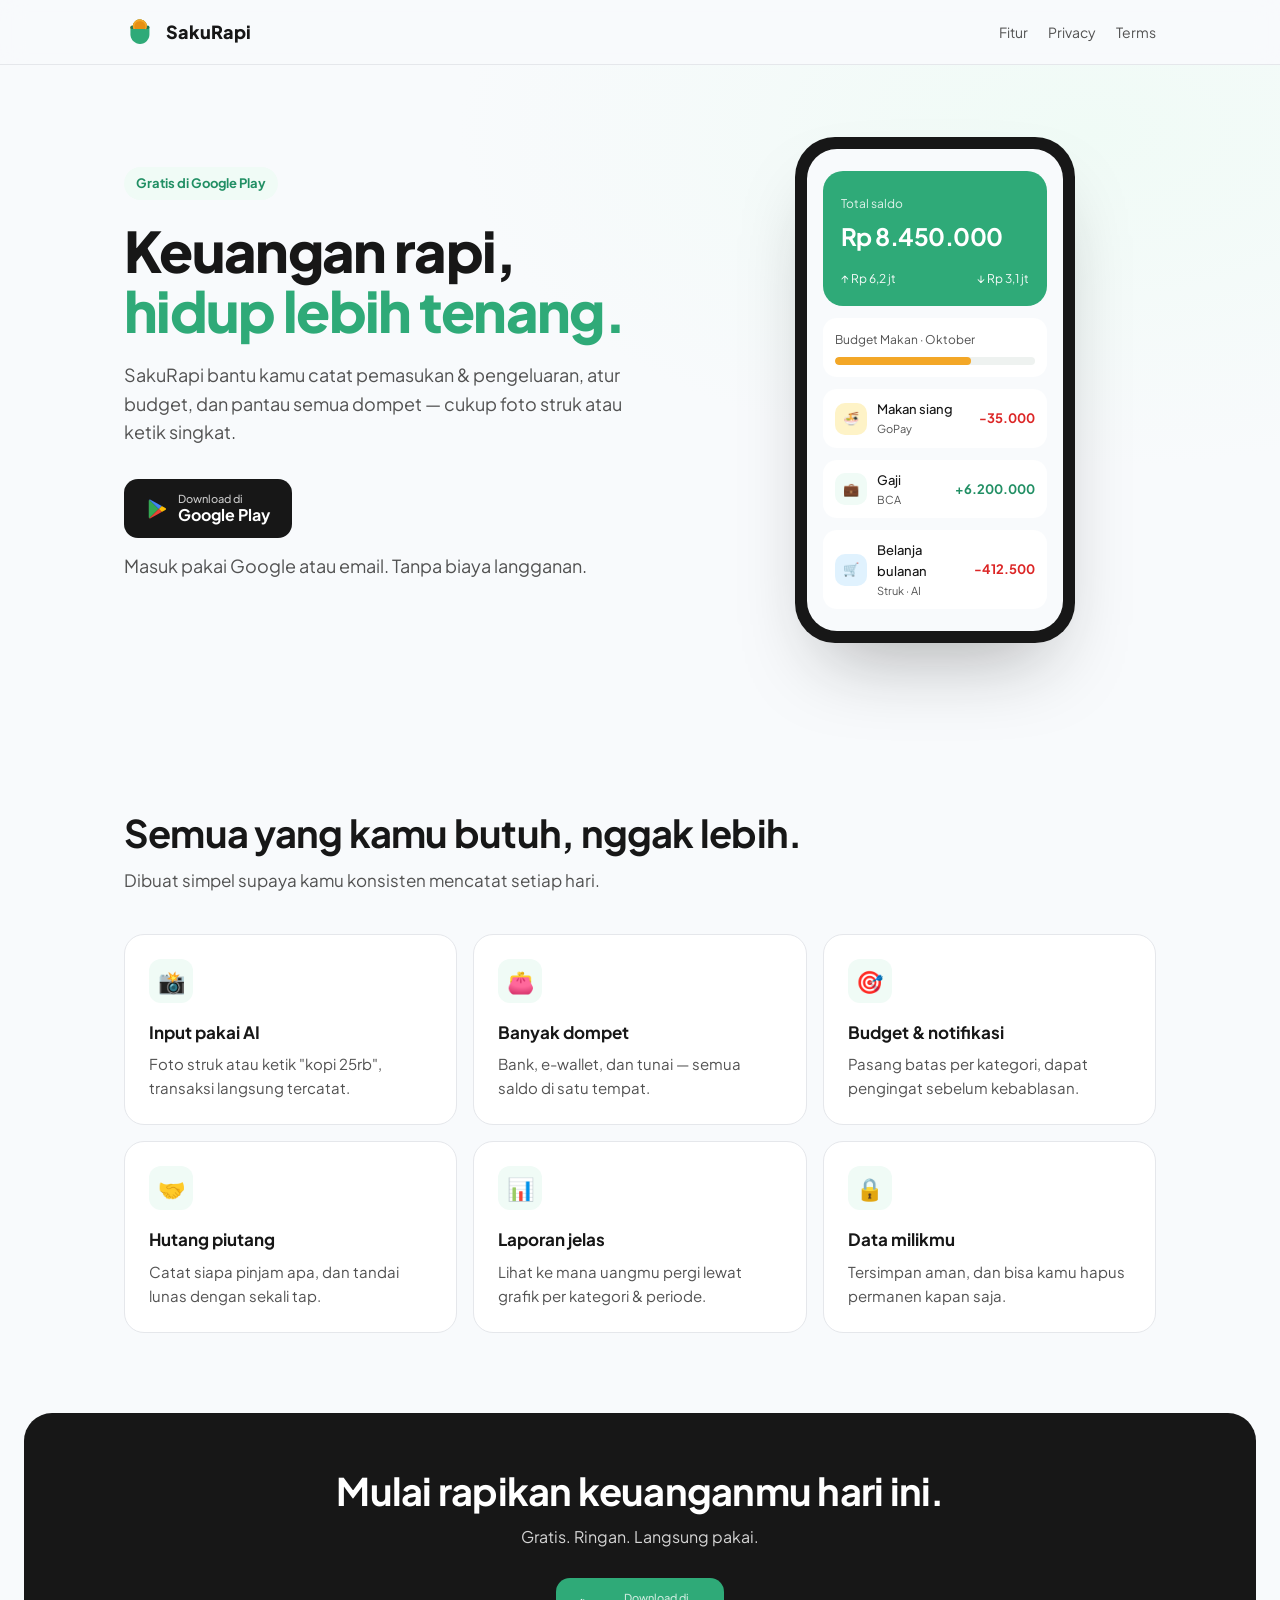
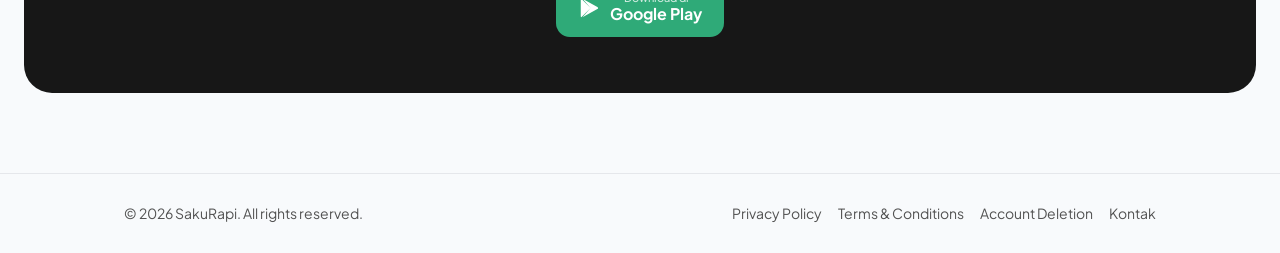
<file: index.html>
<!DOCTYPE html>
<html lang="id">
<head>
<meta charset="utf-8">
<meta name="viewport" content="width=device-width, initial-scale=1">
<title>SakuRapi — Catat Keuangan Jadi Rapi</title>
<meta name="description" content="SakuRapi bantu kamu catat pemasukan & pengeluaran, atur budget, dan pantau hutang piutang. Gratis di Google Play.">
<meta property="og:title" content="SakuRapi — Catat Keuangan Jadi Rapi">
<meta property="og:description" content="Catat transaksi pakai foto struk atau teks, atur budget, pantau semua dompet di satu tempat.">
<link rel="icon" href="logo.svg" type="image/svg+xml">
<link rel="preconnect" href="https://fonts.googleapis.com">
<link rel="preconnect" href="https://fonts.gstatic.com" crossorigin>
<link href="https://fonts.googleapis.com/css2?family=Plus+Jakarta+Sans:wght@400;500;700;800&display=swap" rel="stylesheet">
<link rel="stylesheet" href="style.css">
<style>
.hero{padding:72px 0 88px;background:radial-gradient(900px 480px at 85% 10%,var(--tint),transparent 70%)}
.hero .wrap{display:grid;grid-template-columns:1.1fr .9fr;gap:48px;align-items:center}
.pill{display:inline-block;background:var(--tint);color:var(--primary-pressed);font-weight:700;font-size:13px;padding:6px 12px;border-radius:999px;margin-bottom:20px}
.hero h1{font-size:clamp(36px,5.5vw,56px);line-height:1.08;letter-spacing:-.03em;color:var(--ink);font-weight:800;margin-bottom:20px}
.hero h1 em{font-style:normal;color:var(--primary)}
.hero p{font-size:18px;color:var(--muted);max-width:30em;margin-bottom:32px}
.cta-note{margin-top:14px;font-size:13px;color:var(--muted)}
.phone{justify-self:center;width:280px;border-radius:40px;background:var(--ink);padding:12px;box-shadow:0 40px 80px -30px rgba(23,23,23,.35)}
.screen{background:var(--bg);border-radius:30px;padding:22px 16px;display:grid;gap:12px}
.screen .bal{background:var(--primary);color:#fff;border-radius:20px;padding:18px}
.bal small{opacity:.85;font-size:12px}
.bal b{display:block;font-size:24px;letter-spacing:-.02em;margin-top:2px}
.bal .row{display:flex;justify-content:space-between;margin-top:14px;font-size:12px;opacity:.95}
.tx{display:flex;align-items:center;gap:10px;background:#fff;border-radius:14px;padding:10px 12px;font-size:13px}
.tx i{width:32px;height:32px;border-radius:10px;display:grid;place-items:center;font-style:normal}
.tx span{flex:1;color:var(--ink);font-weight:500}
.tx span small{display:block;color:var(--muted);font-weight:400;font-size:11px}
.tx b{font-size:13px}
.out{color:#DC2626}.in{color:var(--primary-pressed)}
.budget{background:#fff;border-radius:14px;padding:12px;font-size:12px;color:var(--muted)}
.budget .bar{height:8px;border-radius:99px;background:#EEF2F0;margin-top:8px;overflow:hidden}
.budget .bar div{height:100%;width:68%;background:var(--accent);border-radius:99px}
section h2{font-size:clamp(28px,4vw,38px);letter-spacing:-.02em;color:var(--ink);line-height:1.15}
.features{padding:80px 0}
.features .lead{color:var(--muted);font-size:17px;margin:12px 0 40px;max-width:36em}
.grid{display:grid;grid-template-columns:repeat(3,1fr);gap:16px}
.card{background:var(--surface);border:1px solid var(--border);border-radius:20px;padding:24px;transition:transform .2s,box-shadow .2s}
.card:hover{transform:translateY(-4px);box-shadow:0 18px 40px -24px rgba(23,23,23,.25)}
.card .ic{width:44px;height:44px;border-radius:12px;background:var(--tint);display:grid;place-items:center;font-size:22px;margin-bottom:16px}
.card h3{font-size:17px;color:var(--ink);margin-bottom:6px}
.card p{font-size:15px;color:var(--muted)}
.band{margin:0 24px 80px;border-radius:28px;background:var(--ink);color:#fff;padding:56px 24px;text-align:center}
.band h2{color:#fff;margin-bottom:12px}
.band p{color:#D4D4D4;margin-bottom:28px}
.band .btn{background:var(--primary)}
.band .btn:hover{background:var(--primary-pressed)}
@media (max-width:860px){.hero .wrap{grid-template-columns:1fr}.grid{grid-template-columns:1fr 1fr}}
@media (max-width:560px){.grid{grid-template-columns:1fr}.hero{padding:48px 0 64px}}
@media (prefers-reduced-motion:reduce){*{transition:none!important}}
</style>
</head>
<body>
<header class="nav"><div class="wrap">
  <a class="brand" href="./"><img src="logo.svg" alt="">SakuRapi</a>
  <nav class="nav-links"><a href="#fitur">Fitur</a><a href="privacy-policy.html">Privacy</a><a href="terms.html">Terms</a></nav>
</div></header>

<main>
  <section class="hero"><div class="wrap">
    <div>
      <span class="pill">Gratis di Google Play</span>
      <h1>Keuangan rapi,<br><em>hidup lebih tenang.</em></h1>
      <p>SakuRapi bantu kamu catat pemasukan &amp; pengeluaran, atur budget, dan pantau semua dompet — cukup foto struk atau ketik singkat.</p>
      <a class="btn" href="https://play.google.com/store/apps/details?id=app.sakurapi.com" target="_blank" rel="noopener">
        <svg viewBox="0 0 24 24" aria-hidden="true"><path fill="#34A853" d="M3.6 1.8 13.8 12 3.6 22.2c-.4-.2-.6-.6-.6-1.1V2.9c0-.5.2-.9.6-1.1z"/><path fill="#FBBC04" d="m17.2 15.4-3.4-3.4 3.4-3.4 3.9 2.2c1.1.6 1.1 1.8 0 2.4z"/><path fill="#4285F4" d="M17.2 8.6 13.8 12 3.6 1.8c.3-.2.8-.2 1.3 0z"/><path fill="#EA4335" d="M17.2 15.4 4.9 22.2c-.5.3-1 .2-1.3 0L13.8 12z"/></svg>
        <span><small>Download di</small>Google Play</span>
      </a>
      <p class="cta-note">Masuk pakai Google atau email. Tanpa biaya langganan.</p>
    </div>
    <div class="phone" aria-hidden="true"><div class="screen">
      <div class="bal"><small>Total saldo</small><b>Rp 8.450.000</b>
        <div class="row"><span>↑ Rp 6,2 jt</span><span>↓ Rp 3,1 jt</span></div></div>
      <div class="budget">Budget Makan · Oktober<div class="bar"><div></div></div></div>
      <div class="tx"><i style="background:#FEF3C7">🍜</i><span>Makan siang<small>GoPay</small></span><b class="out">-35.000</b></div>
      <div class="tx"><i style="background:#F0FBF6">💼</i><span>Gaji<small>BCA</small></span><b class="in">+6.200.000</b></div>
      <div class="tx"><i style="background:#E0F2FE">🛒</i><span>Belanja bulanan<small>Struk · AI</small></span><b class="out">-412.500</b></div>
    </div></div>
  </div></section>

  <section class="features" id="fitur"><div class="wrap">
    <h2>Semua yang kamu butuh, nggak lebih.</h2>
    <p class="lead">Dibuat simpel supaya kamu konsisten mencatat setiap hari.</p>
    <div class="grid">
      <div class="card"><div class="ic">📸</div><h3>Input pakai AI</h3><p>Foto struk atau ketik "kopi 25rb", transaksi langsung tercatat.</p></div>
      <div class="card"><div class="ic">👛</div><h3>Banyak dompet</h3><p>Bank, e-wallet, dan tunai — semua saldo di satu tempat.</p></div>
      <div class="card"><div class="ic">🎯</div><h3>Budget &amp; notifikasi</h3><p>Pasang batas per kategori, dapat pengingat sebelum kebablasan.</p></div>
      <div class="card"><div class="ic">🤝</div><h3>Hutang piutang</h3><p>Catat siapa pinjam apa, dan tandai lunas dengan sekali tap.</p></div>
      <div class="card"><div class="ic">📊</div><h3>Laporan jelas</h3><p>Lihat ke mana uangmu pergi lewat grafik per kategori &amp; periode.</p></div>
      <div class="card"><div class="ic">🔒</div><h3>Data milikmu</h3><p>Tersimpan aman, dan bisa kamu hapus permanen kapan saja.</p></div>
    </div>
  </div></section>

  <section class="band">
    <h2>Mulai rapikan keuanganmu hari ini.</h2>
    <p>Gratis. Ringan. Langsung pakai.</p>
    <a class="btn" href="https://play.google.com/store/apps/details?id=app.sakurapi.com" target="_blank" rel="noopener">
      <svg viewBox="0 0 24 24" aria-hidden="true"><path fill="#fff" d="M3.6 1.8 13.8 12 3.6 22.2c-.4-.2-.6-.6-.6-1.1V2.9c0-.5.2-.9.6-1.1zm13.6 6.8 3.9 2.2c1.1.6 1.1 1.8 0 2.4l-3.9 2.2-3.4-3.4zM4.9 1.8l12.3 6.8-3.4 3.4zm0 20.4L13.8 12l3.4 3.4z"/></svg>
      <span><small>Download di</small>Google Play</span>
    </a>
  </section>
</main>

<footer class="footer"><div class="wrap">
  <span>© 2026 SakuRapi. All rights reserved.</span>
  <nav><a href="privacy-policy.html">Privacy Policy</a><a href="terms.html">Terms &amp; Conditions</a><a href="delete-policy.html">Account Deletion</a><a href="mailto:dev.sakurapi@gmail.com">Kontak</a></nav>
</div></footer>
</body>
</html>
</file>
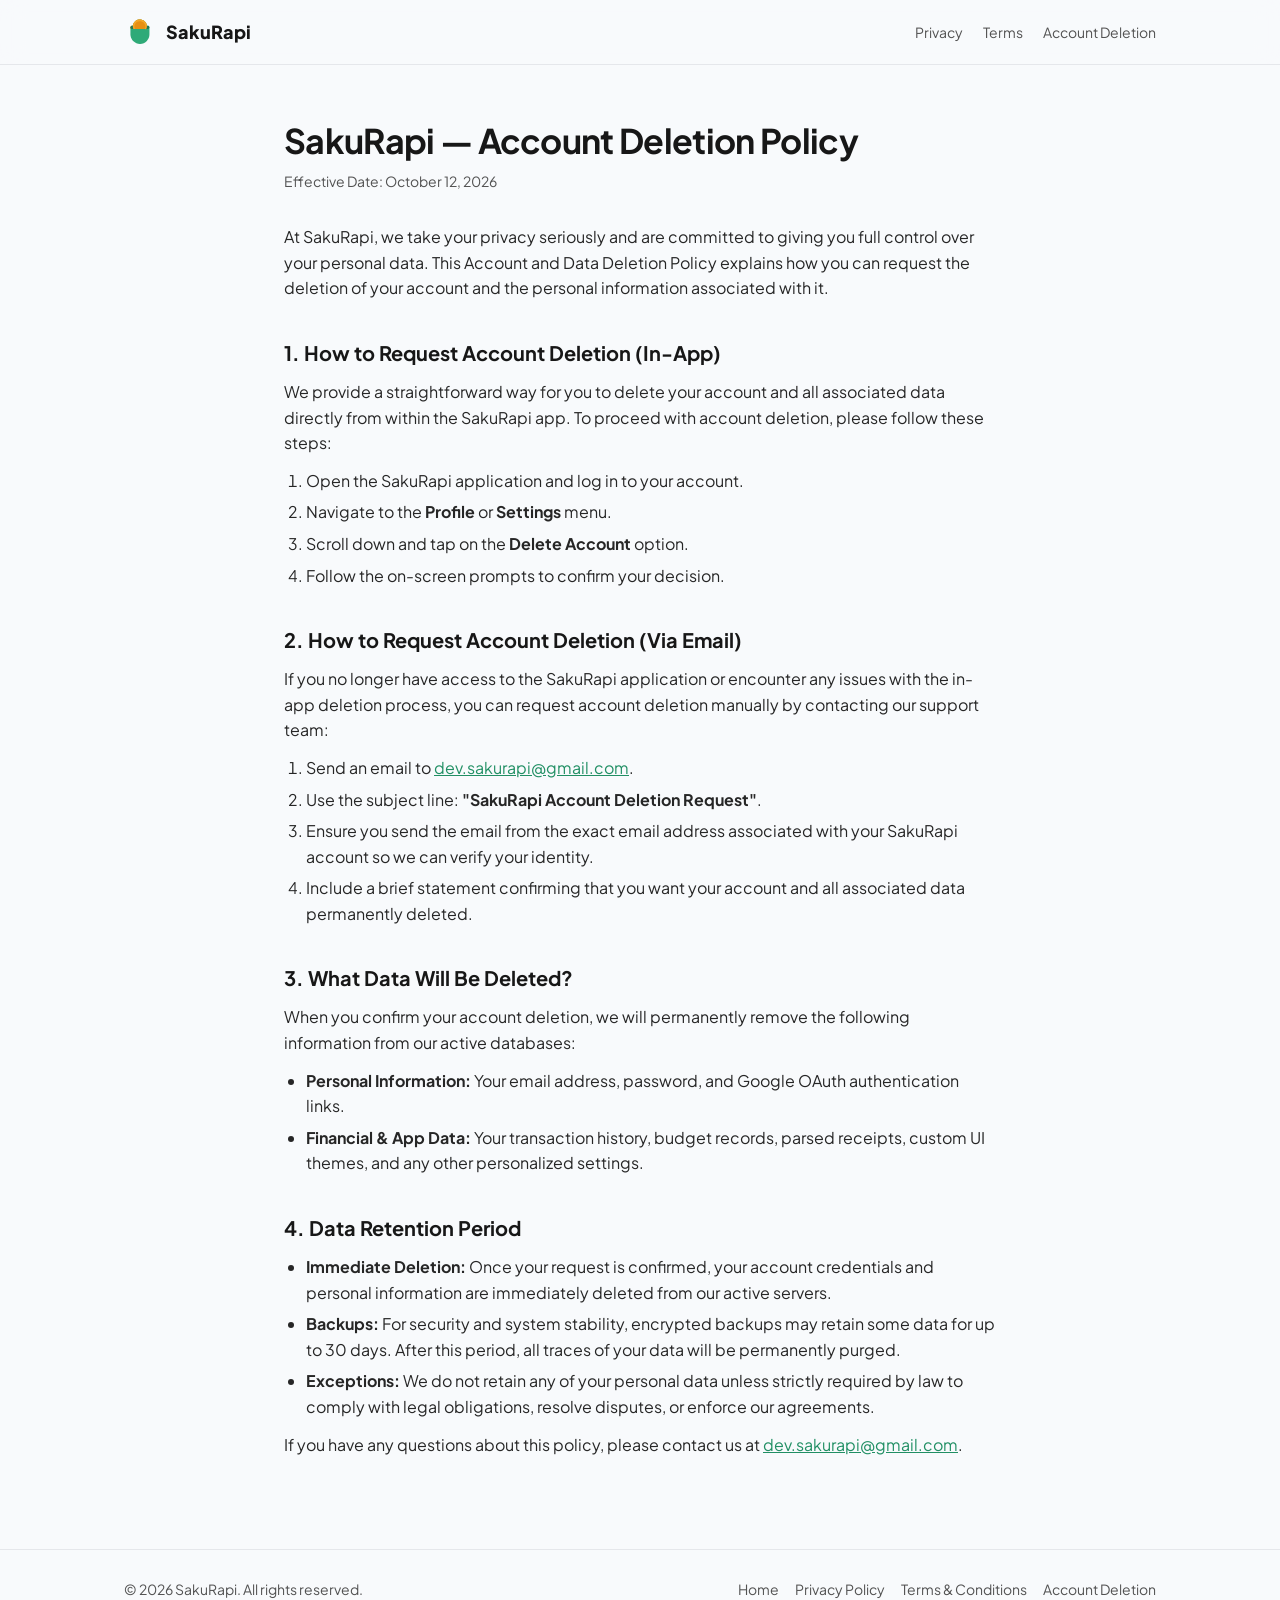
<file: delete-policy.html>
<!DOCTYPE html>
<html lang="en">
<head>
<meta charset="utf-8">
<meta name="viewport" content="width=device-width, initial-scale=1">
<title>Account Deletion Policy — SakuRapi</title>
<link rel="icon" href="logo.svg" type="image/svg+xml">
<link rel="preconnect" href="https://fonts.googleapis.com">
<link rel="preconnect" href="https://fonts.gstatic.com" crossorigin>
<link href="https://fonts.googleapis.com/css2?family=Plus+Jakarta+Sans:wght@400;500;700;800&display=swap" rel="stylesheet">
<link rel="stylesheet" href="style.css">
</head>
<body>
<header class="nav"><div class="wrap">
  <a class="brand" href="./"><img src="logo.svg" alt="">SakuRapi</a>
  <nav class="nav-links"><a href="privacy-policy.html">Privacy</a><a href="terms.html">Terms</a><a href="delete-policy.html">Account Deletion</a></nav>
</div></header>
<main class="doc">
<h1>SakuRapi — Account Deletion Policy</h1>
<p class="meta">Effective Date: October 12, 2026</p>
<p>At SakuRapi, we take your privacy seriously and are committed to giving you full control over your personal data. This Account and Data Deletion Policy explains how you can request the deletion of your account and the personal information associated with it.</p>

<h2>1. How to Request Account Deletion (In-App)</h2>
<p>We provide a straightforward way for you to delete your account and all associated data directly from within the SakuRapi app. To proceed with account deletion, please follow these steps:</p>
<ol>
  <li>Open the SakuRapi application and log in to your account.</li>
  <li>Navigate to the <strong>Profile</strong> or <strong>Settings</strong> menu.</li>
  <li>Scroll down and tap on the <strong>Delete Account</strong> option.</li>
  <li>Follow the on-screen prompts to confirm your decision.</li>
</ol>

<h2>2. How to Request Account Deletion (Via Email)</h2>
<p>If you no longer have access to the SakuRapi application or encounter any issues with the in-app deletion process, you can request account deletion manually by contacting our support team:</p>
<ol>
  <li>Send an email to <a href="mailto:dev.sakurapi@gmail.com?subject=SakuRapi%20Account%20Deletion%20Request">dev.sakurapi@gmail.com</a>.</li>
  <li>Use the subject line: <strong>"SakuRapi Account Deletion Request"</strong>.</li>
  <li>Ensure you send the email from the exact email address associated with your SakuRapi account so we can verify your identity.</li>
  <li>Include a brief statement confirming that you want your account and all associated data permanently deleted.</li>
</ol>

<h2>3. What Data Will Be Deleted?</h2>
<p>When you confirm your account deletion, we will permanently remove the following information from our active databases:</p>
<ul>
  <li><strong>Personal Information:</strong> Your email address, password, and Google OAuth authentication links.</li>
  <li><strong>Financial &amp; App Data:</strong> Your transaction history, budget records, parsed receipts, custom UI themes, and any other personalized settings.</li>
</ul>

<h2>4. Data Retention Period</h2>
<ul>
  <li><strong>Immediate Deletion:</strong> Once your request is confirmed, your account credentials and personal information are immediately deleted from our active servers.</li>
  <li><strong>Backups:</strong> For security and system stability, encrypted backups may retain some data for up to 30 days. After this period, all traces of your data will be permanently purged.</li>
  <li><strong>Exceptions:</strong> We do not retain any of your personal data unless strictly required by law to comply with legal obligations, resolve disputes, or enforce our agreements.</li>
</ul>
<p>If you have any questions about this policy, please contact us at <a href="mailto:dev.sakurapi@gmail.com">dev.sakurapi@gmail.com</a>.</p>
</main>
<footer class="footer"><div class="wrap">
  <span>© 2026 SakuRapi. All rights reserved.</span>
  <nav><a href="./">Home</a><a href="privacy-policy.html">Privacy Policy</a><a href="terms.html">Terms &amp; Conditions</a><a href="delete-policy.html">Account Deletion</a></nav>
</div></footer>
</body>
</html>
</file>
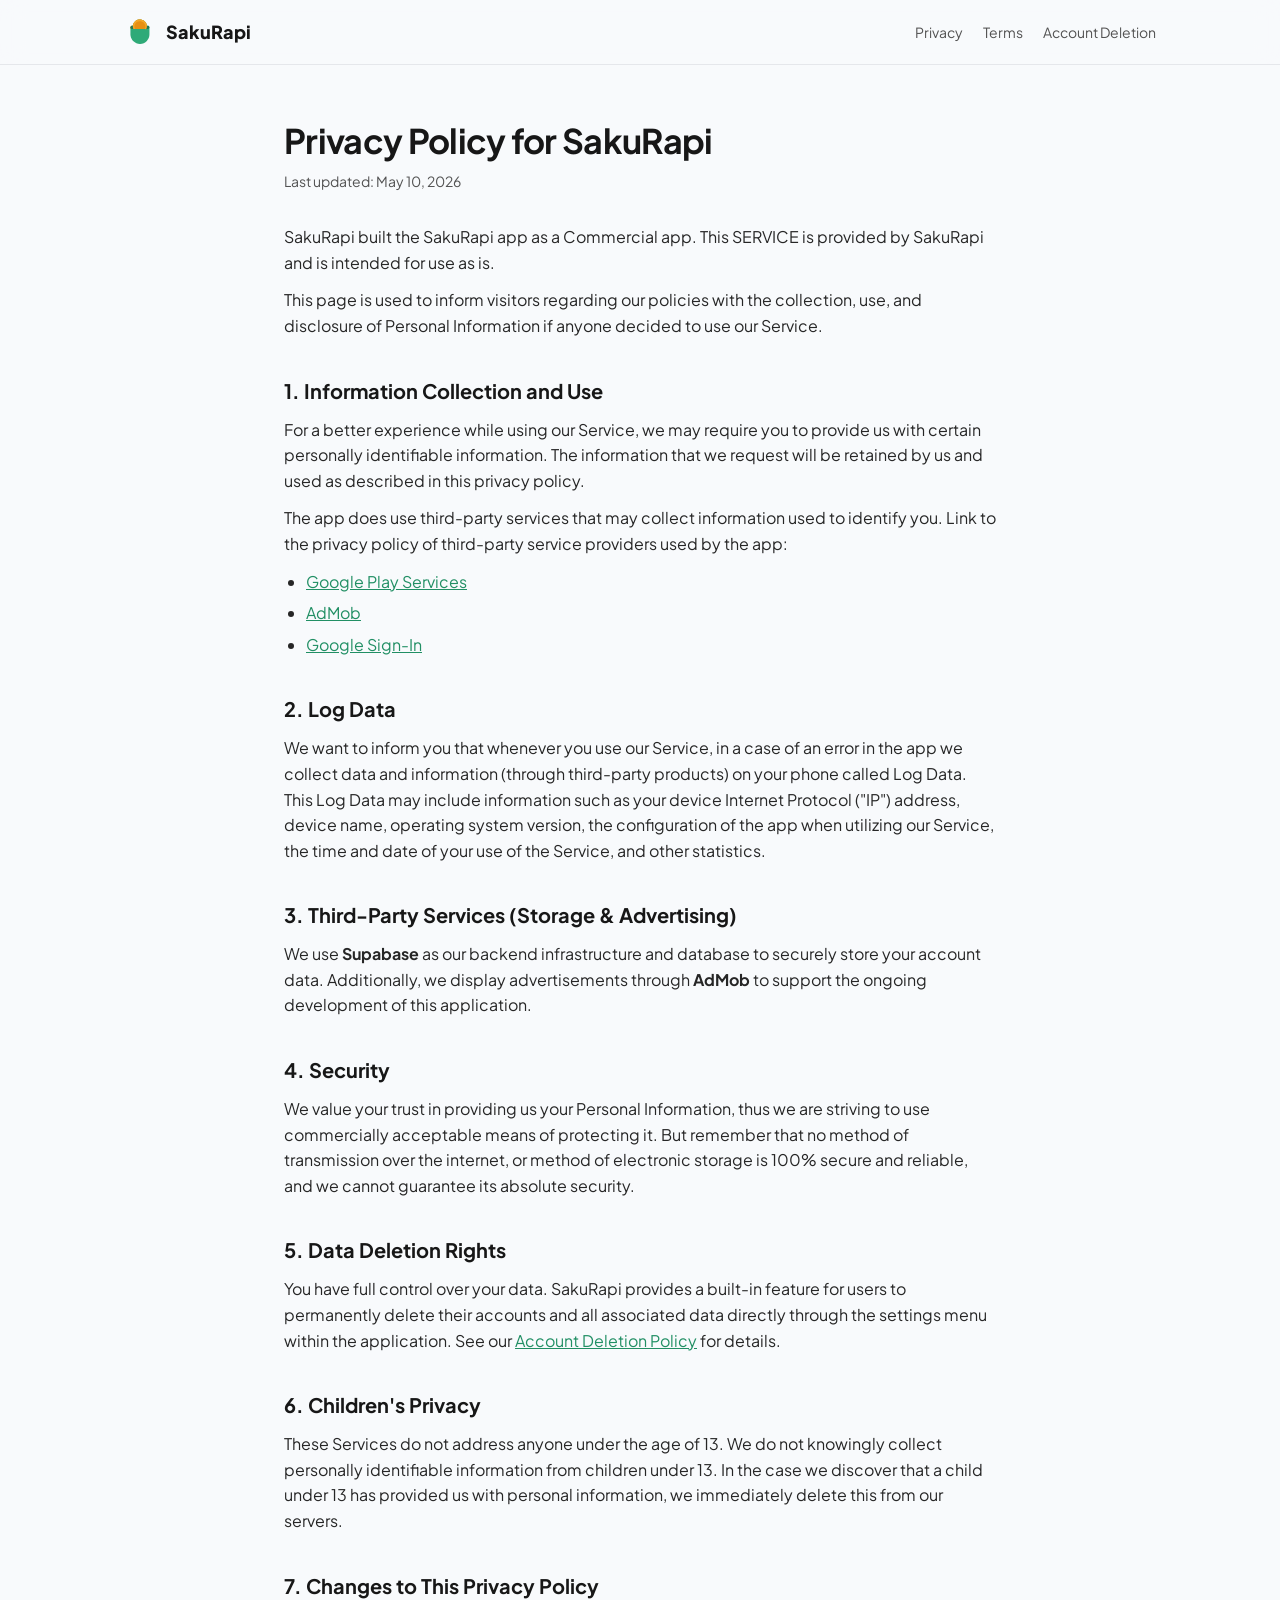
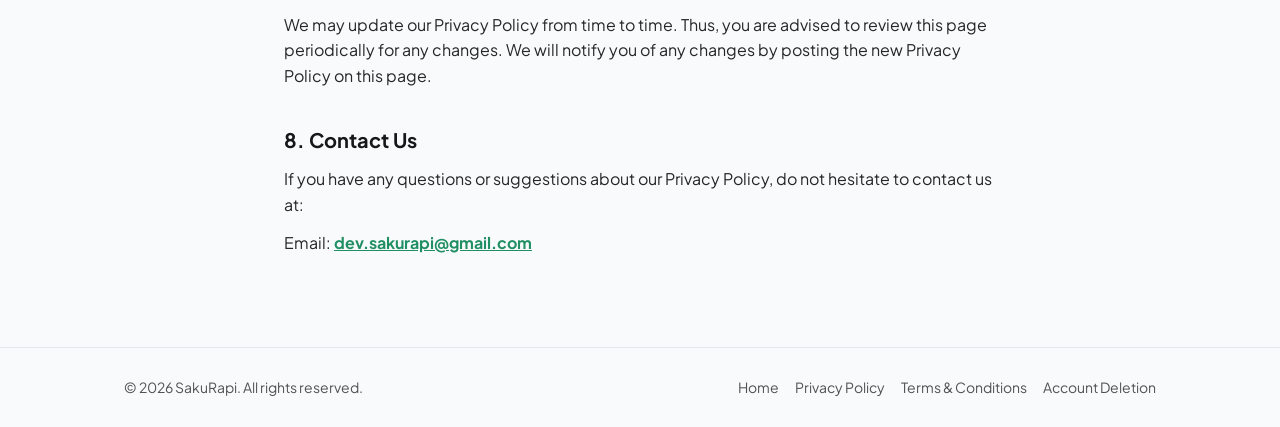
<file: privacy-policy.html>
<!DOCTYPE html>
<html lang="en">
<head>
<meta charset="utf-8">
<meta name="viewport" content="width=device-width, initial-scale=1">
<title>Privacy Policy — SakuRapi</title>
<link rel="icon" href="logo.svg" type="image/svg+xml">
<link rel="preconnect" href="https://fonts.googleapis.com">
<link rel="preconnect" href="https://fonts.gstatic.com" crossorigin>
<link href="https://fonts.googleapis.com/css2?family=Plus+Jakarta+Sans:wght@400;500;700;800&display=swap" rel="stylesheet">
<link rel="stylesheet" href="style.css">
</head>
<body>
<header class="nav"><div class="wrap">
  <a class="brand" href="./"><img src="logo.svg" alt="">SakuRapi</a>
  <nav class="nav-links"><a href="privacy-policy.html">Privacy</a><a href="terms.html">Terms</a><a href="delete-policy.html">Account Deletion</a></nav>
</div></header>
<main class="doc">
<h1>Privacy Policy for SakuRapi</h1>
<p class="meta">Last updated: May 10, 2026</p>
<p>SakuRapi built the SakuRapi app as a Commercial app. This SERVICE is provided by SakuRapi and is intended for use as is.</p>
<p>This page is used to inform visitors regarding our policies with the collection, use, and disclosure of Personal Information if anyone decided to use our Service.</p>

<h2>1. Information Collection and Use</h2>
<p>For a better experience while using our Service, we may require you to provide us with certain personally identifiable information. The information that we request will be retained by us and used as described in this privacy policy.</p>
<p>The app does use third-party services that may collect information used to identify you. Link to the privacy policy of third-party service providers used by the app:</p>
<ul>
  <li><a href="https://policies.google.com/privacy" target="_blank" rel="noopener">Google Play Services</a></li>
  <li><a href="https://support.google.com/admob/answer/6128543" target="_blank" rel="noopener">AdMob</a></li>
  <li><a href="https://policies.google.com/privacy" target="_blank" rel="noopener">Google Sign-In</a></li>
</ul>

<h2>2. Log Data</h2>
<p>We want to inform you that whenever you use our Service, in a case of an error in the app we collect data and information (through third-party products) on your phone called Log Data. This Log Data may include information such as your device Internet Protocol ("IP") address, device name, operating system version, the configuration of the app when utilizing our Service, the time and date of your use of the Service, and other statistics.</p>

<h2>3. Third-Party Services (Storage &amp; Advertising)</h2>
<p>We use <strong>Supabase</strong> as our backend infrastructure and database to securely store your account data. Additionally, we display advertisements through <strong>AdMob</strong> to support the ongoing development of this application.</p>

<h2>4. Security</h2>
<p>We value your trust in providing us your Personal Information, thus we are striving to use commercially acceptable means of protecting it. But remember that no method of transmission over the internet, or method of electronic storage is 100% secure and reliable, and we cannot guarantee its absolute security.</p>

<h2>5. Data Deletion Rights</h2>
<p>You have full control over your data. SakuRapi provides a built-in feature for users to permanently delete their accounts and all associated data directly through the settings menu within the application. See our <a href="delete-policy.html">Account Deletion Policy</a> for details.</p>

<h2>6. Children's Privacy</h2>
<p>These Services do not address anyone under the age of 13. We do not knowingly collect personally identifiable information from children under 13. In the case we discover that a child under 13 has provided us with personal information, we immediately delete this from our servers.</p>

<h2>7. Changes to This Privacy Policy</h2>
<p>We may update our Privacy Policy from time to time. Thus, you are advised to review this page periodically for any changes. We will notify you of any changes by posting the new Privacy Policy on this page.</p>

<h2>8. Contact Us</h2>
<p>If you have any questions or suggestions about our Privacy Policy, do not hesitate to contact us at:</p>
<p>Email: <a href="mailto:dev.sakurapi@gmail.com"><strong>dev.sakurapi@gmail.com</strong></a></p>
</main>
<footer class="footer"><div class="wrap">
  <span>© 2026 SakuRapi. All rights reserved.</span>
  <nav><a href="./">Home</a><a href="privacy-policy.html">Privacy Policy</a><a href="terms.html">Terms &amp; Conditions</a><a href="delete-policy.html">Account Deletion</a></nav>
</div></footer>
</body>
</html>
</file>
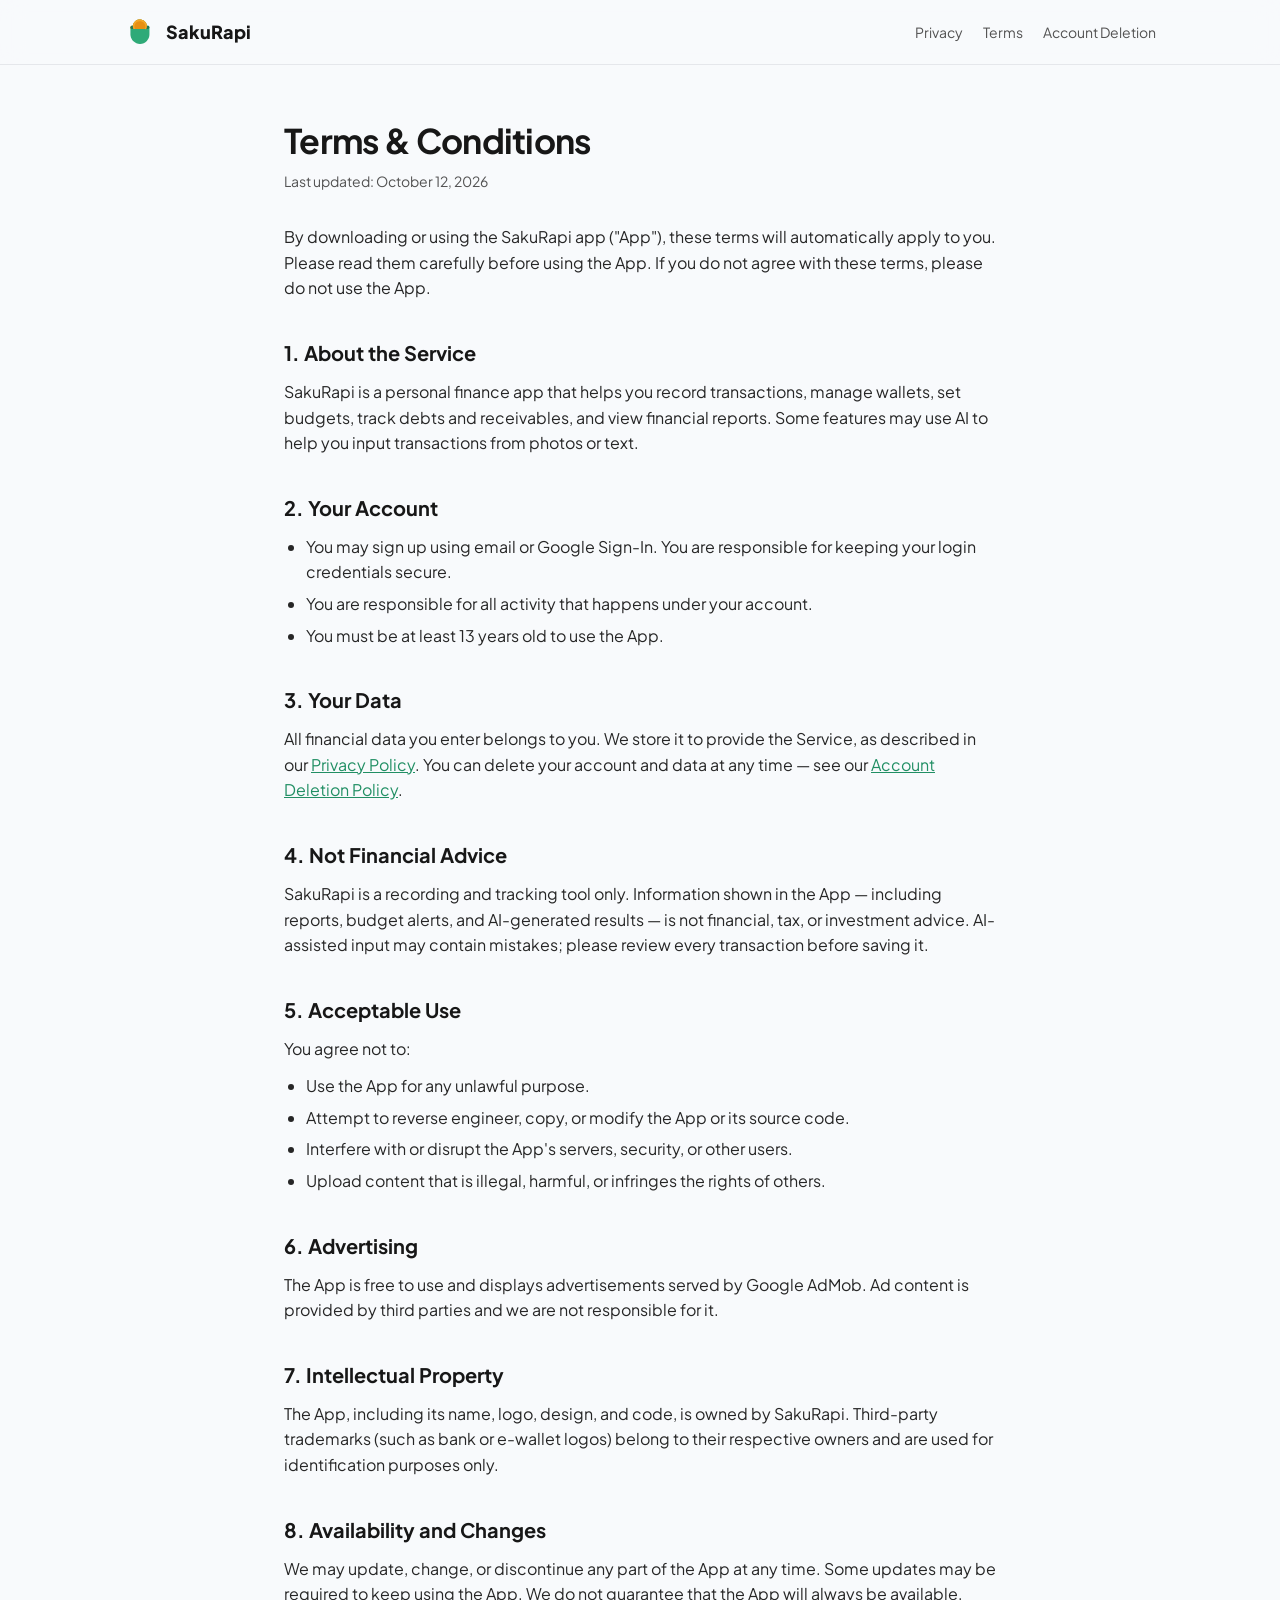
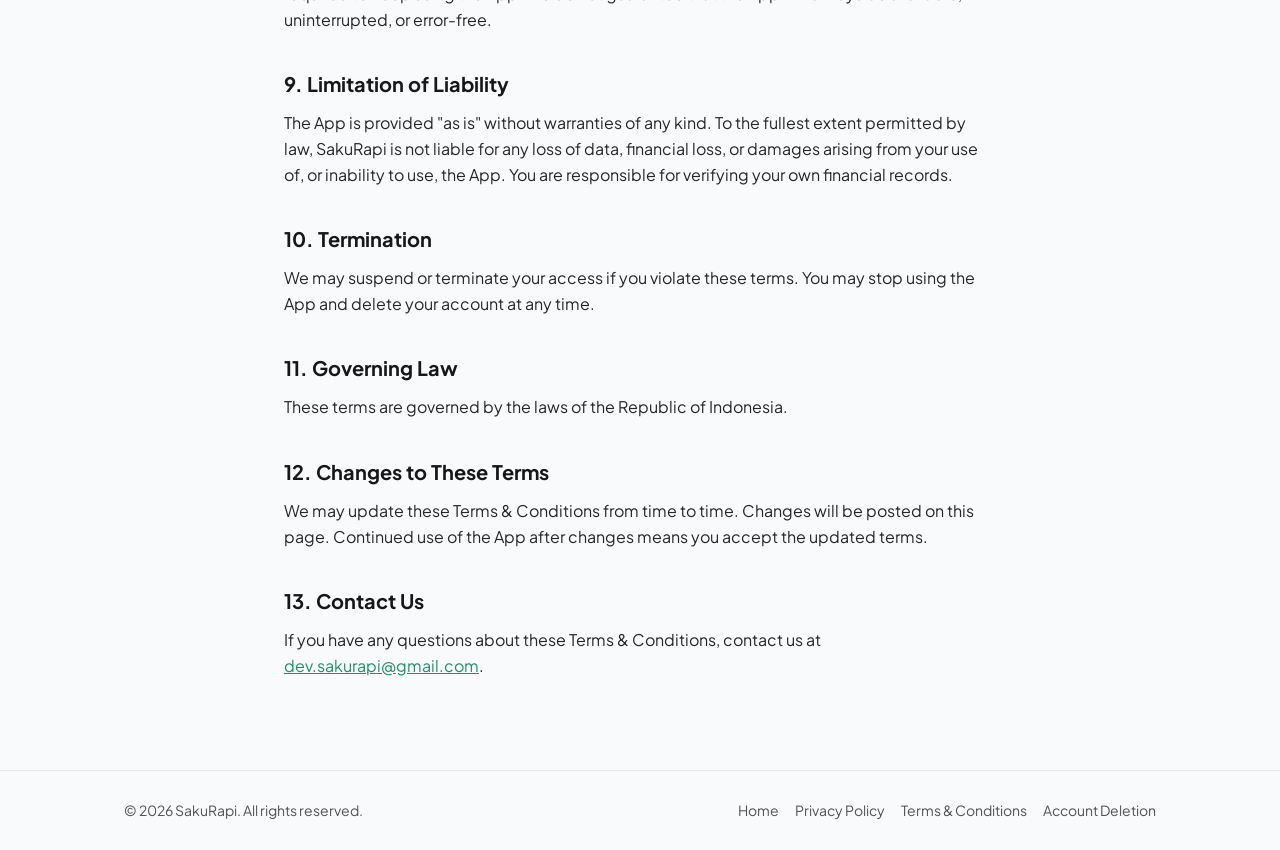
<file: terms.html>
<!DOCTYPE html>
<html lang="en">
<head>
<meta charset="utf-8">
<meta name="viewport" content="width=device-width, initial-scale=1">
<title>Terms & Conditions — SakuRapi</title>
<link rel="icon" href="logo.svg" type="image/svg+xml">
<link rel="preconnect" href="https://fonts.googleapis.com">
<link rel="preconnect" href="https://fonts.gstatic.com" crossorigin>
<link href="https://fonts.googleapis.com/css2?family=Plus+Jakarta+Sans:wght@400;500;700;800&display=swap" rel="stylesheet">
<link rel="stylesheet" href="style.css">
</head>
<body>
<header class="nav"><div class="wrap">
  <a class="brand" href="./"><img src="logo.svg" alt="">SakuRapi</a>
  <nav class="nav-links"><a href="privacy-policy.html">Privacy</a><a href="terms.html">Terms</a><a href="delete-policy.html">Account Deletion</a></nav>
</div></header>
<main class="doc">
<h1>Terms &amp; Conditions</h1>
<p class="meta">Last updated: October 12, 2026</p>
<p>By downloading or using the SakuRapi app ("App"), these terms will automatically apply to you. Please read them carefully before using the App. If you do not agree with these terms, please do not use the App.</p>

<h2>1. About the Service</h2>
<p>SakuRapi is a personal finance app that helps you record transactions, manage wallets, set budgets, track debts and receivables, and view financial reports. Some features may use AI to help you input transactions from photos or text.</p>

<h2>2. Your Account</h2>
<ul>
  <li>You may sign up using email or Google Sign-In. You are responsible for keeping your login credentials secure.</li>
  <li>You are responsible for all activity that happens under your account.</li>
  <li>You must be at least 13 years old to use the App.</li>
</ul>

<h2>3. Your Data</h2>
<p>All financial data you enter belongs to you. We store it to provide the Service, as described in our <a href="privacy-policy.html">Privacy Policy</a>. You can delete your account and data at any time — see our <a href="delete-policy.html">Account Deletion Policy</a>.</p>

<h2>4. Not Financial Advice</h2>
<p>SakuRapi is a recording and tracking tool only. Information shown in the App — including reports, budget alerts, and AI-generated results — is not financial, tax, or investment advice. AI-assisted input may contain mistakes; please review every transaction before saving it.</p>

<h2>5. Acceptable Use</h2>
<p>You agree not to:</p>
<ul>
  <li>Use the App for any unlawful purpose.</li>
  <li>Attempt to reverse engineer, copy, or modify the App or its source code.</li>
  <li>Interfere with or disrupt the App's servers, security, or other users.</li>
  <li>Upload content that is illegal, harmful, or infringes the rights of others.</li>
</ul>

<h2>6. Advertising</h2>
<p>The App is free to use and displays advertisements served by Google AdMob. Ad content is provided by third parties and we are not responsible for it.</p>

<h2>7. Intellectual Property</h2>
<p>The App, including its name, logo, design, and code, is owned by SakuRapi. Third-party trademarks (such as bank or e-wallet logos) belong to their respective owners and are used for identification purposes only.</p>

<h2>8. Availability and Changes</h2>
<p>We may update, change, or discontinue any part of the App at any time. Some updates may be required to keep using the App. We do not guarantee that the App will always be available, uninterrupted, or error-free.</p>

<h2>9. Limitation of Liability</h2>
<p>The App is provided "as is" without warranties of any kind. To the fullest extent permitted by law, SakuRapi is not liable for any loss of data, financial loss, or damages arising from your use of, or inability to use, the App. You are responsible for verifying your own financial records.</p>

<h2>10. Termination</h2>
<p>We may suspend or terminate your access if you violate these terms. You may stop using the App and delete your account at any time.</p>

<h2>11. Governing Law</h2>
<p>These terms are governed by the laws of the Republic of Indonesia.</p>

<h2>12. Changes to These Terms</h2>
<p>We may update these Terms &amp; Conditions from time to time. Changes will be posted on this page. Continued use of the App after changes means you accept the updated terms.</p>

<h2>13. Contact Us</h2>
<p>If you have any questions about these Terms &amp; Conditions, contact us at <a href="mailto:dev.sakurapi@gmail.com">dev.sakurapi@gmail.com</a>.</p>
</main>
<footer class="footer"><div class="wrap">
  <span>© 2026 SakuRapi. All rights reserved.</span>
  <nav><a href="./">Home</a><a href="privacy-policy.html">Privacy Policy</a><a href="terms.html">Terms &amp; Conditions</a><a href="delete-policy.html">Account Deletion</a></nav>
</div></footer>
</body>
</html>
</file>
<file: style.css>
:root{--primary:#2FAA78;--primary-pressed:#218F64;--secondary:#7AD0AA;--accent:#F3A727;--bg:#F8FAFC;--surface:#fff;--ink:#171717;--fg:#262626;--muted:#525252;--border:#E5E7EB;--tint:#F0FBF6}
*{box-sizing:border-box;margin:0;padding:0}
html{scroll-behavior:smooth}
body{font-family:'Plus Jakarta Sans',-apple-system,BlinkMacSystemFont,'Segoe UI',sans-serif;background:var(--bg);color:var(--fg);line-height:1.6;-webkit-font-smoothing:antialiased}
a{color:var(--primary-pressed)}
.wrap{max-width:1080px;margin:0 auto;padding:0 24px}
.nav{position:sticky;top:0;z-index:10;background:rgba(248,250,252,.85);backdrop-filter:blur(12px);border-bottom:1px solid var(--border)}
.nav .wrap{display:flex;align-items:center;justify-content:space-between;height:64px}
.brand{display:flex;align-items:center;gap:10px;font-weight:800;font-size:18px;color:var(--ink);text-decoration:none}
.brand img{width:32px;height:32px}
.nav-links{display:flex;gap:20px;font-size:14px}
.nav-links a{color:var(--muted);text-decoration:none}
.nav-links a:hover{color:var(--ink)}
.btn{display:inline-flex;align-items:center;gap:10px;background:var(--ink);color:#fff;text-decoration:none;font-weight:700;padding:14px 22px;border-radius:14px;transition:transform .15s,background .15s}
.btn:hover{transform:translateY(-2px);background:#000}
.btn svg{width:22px;height:22px}
.btn small{display:block;font-size:11px;font-weight:500;opacity:.75;line-height:1.1}
.btn span{line-height:1.2}
/* legal pages */
.doc{max-width:760px;margin:0 auto;padding:56px 24px 80px}
.doc h1{font-size:34px;line-height:1.2;color:var(--ink);letter-spacing:-.02em;margin-bottom:8px}
.doc .meta{color:var(--muted);font-size:14px;margin-bottom:32px}
.doc h2{font-size:20px;color:var(--ink);margin:36px 0 10px}
.doc p,.doc li{font-size:16px;color:var(--fg)}
.doc p{margin-bottom:12px}
.doc ul,.doc ol{padding-left:22px;margin-bottom:12px}
.doc li{margin-bottom:6px}
.footer{border-top:1px solid var(--border);padding:28px 0;font-size:14px;color:var(--muted)}
.footer .wrap{display:flex;flex-wrap:wrap;gap:12px 24px;justify-content:space-between}
.footer nav{display:flex;flex-wrap:wrap;gap:16px}
.footer a{color:var(--muted);text-decoration:none}
.footer a:hover{color:var(--ink)}
@media (max-width:640px){.nav-links{display:none}.doc h1{font-size:28px}}
</file>
